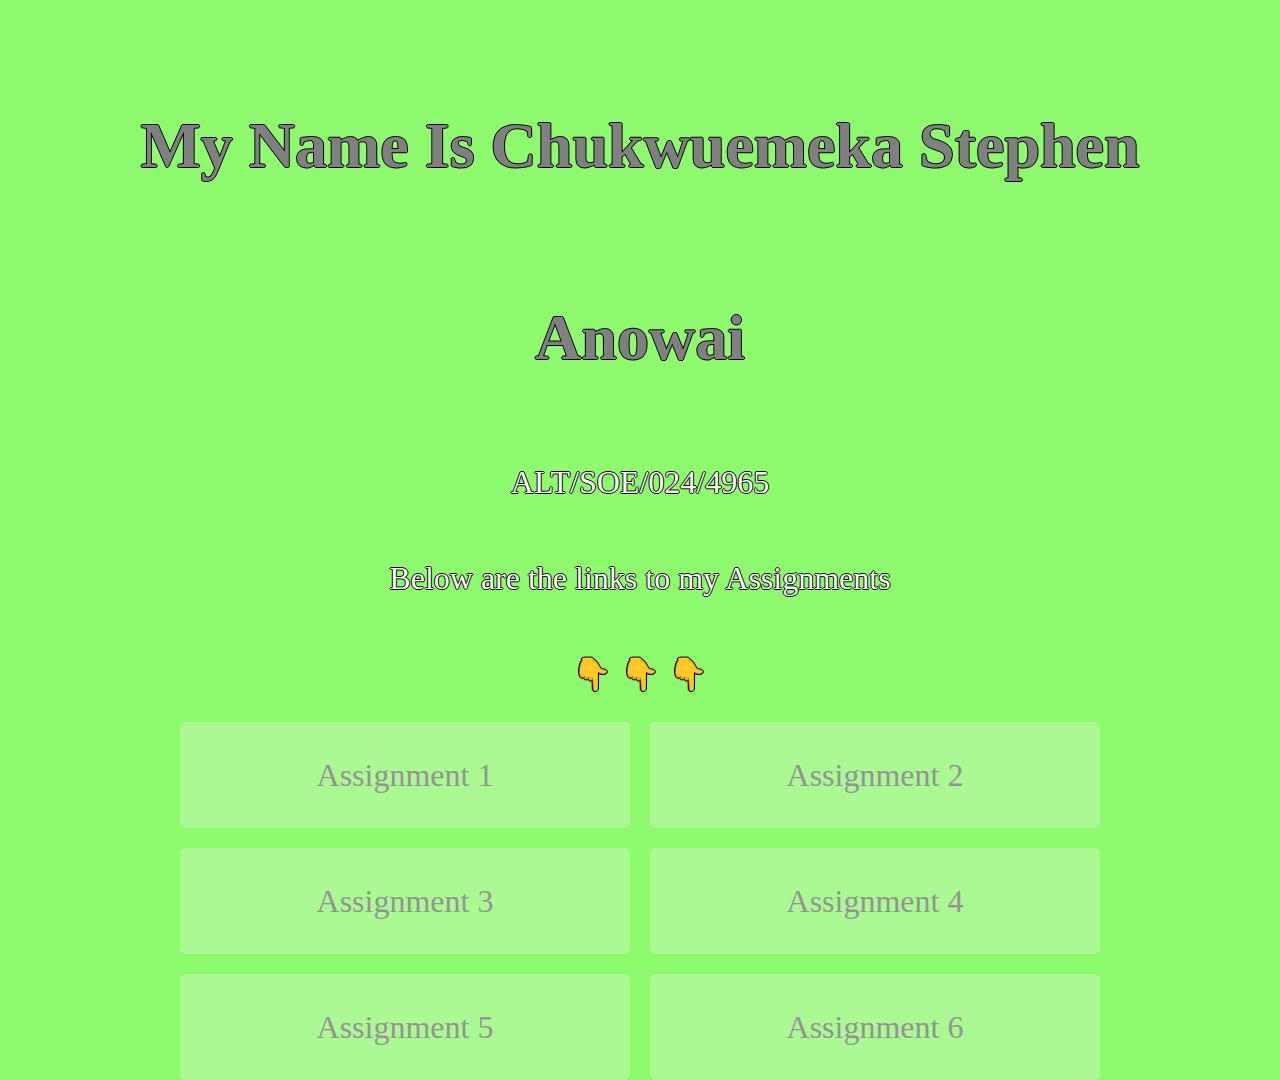
<file: index.html>
<!DOCTYPE html>
<html lang="en">
  <head>
    <meta charset="UTF-8" />
    <meta name="viewport" content="width=device-width, initial-scale=1.0" />
    <link rel="preconnect" href="https://fonts.googleapis.com" />
    <link rel="preconnect" href="https://fonts.gstatic.com" crossorigin />
    <link
      href="https://fonts.googleapis.com/css2?family=Bona+Nova+SC:ital,wght@0,400;0,700;1,400&family=Lato:ital,wght@0,100;0,300;0,400;0,700;0,900;1,100;1,300;1,400;1,700;1,900&family=Lexend+Giga:wght@100..900&family=Smooch+Sans:wght@100..900&family=Tilt+Neon&display=swap"
      rel="stylesheet"
    />
    <title>My Assignment</title>
    <style type="text/css">
      * {
        margin: 0;
        padding: 0;
        box-sizing: border-box;
      }
      body {
        display: flex;
        justify-content: center;
        width: 100vw;
        height: 100vh;
        padding: 10px;
        font-size: clamp(1.3rem, 2.5vw, 2.4rem);
        line-height: 3;
        background-color: rgb(142, 250, 109);
        .tilt-neon-uniquifier {
        font-family: "Tilt Neon", serif;
        font-optical-sizing: auto;
        font-weight: 400;
        font-style: normal;
        font-variation-settings: "XROT" 0, "YROT" 0;
        }
      }
      main {
        border-radius: 10px;
        width: 100%;
        height: auto;
        text-align: center;
        padding: 40px;
      }
      h1 {
        font-weight: 700;
        color: grey;
        text-shadow: -1px 0 black, 0 1px black, 1px 0 black, 0 -1px black;
      }
      p {
        font-size: 2rem;
        color: rgb(254, 253, 253);
        font-weight: 200;
        text-shadow: -1px 0 black, 0 1px black, 1px 0 black, 0 -1px black;
      }
      ul {
        display: grid;
        grid-template-columns: repeat(auto-fit, 450px);
        gap: 20px;
        justify-content: center;
      }
      ul li {
        list-style-type: none;
        display: inline-block;
        background-color: rgba(219, 247, 211, 0.382);
        padding: 5px;
        border-radius: 5px;
      }
      ul li:hover {
        border: 1px dashed rgb(160, 160, 160);
        box-shadow: 0 0 5px grey;
      }
      ul li a {
        color: rgb(148, 148, 148);
        text-decoration: none;
      }
    </style>
  </head>
  <body>
    <main>
      <h1>My Name Is <Span>Chukwuemeka Stephen Anowai</Span></h1>
      <p>ALT/SOE/024/4965</p>
      <p>Below are the links to my Assignments</p>
      <p>&#128071; &#128071; &#128071;</p>
      <ul>
        <li><a href="Assignment-1/index.html">Assignment 1</a></li>
        <li><a href="Assignment-2/index.html">Assignment 2</a></li>
        <li><a href="Assignment-3/index.html">Assignment 3</a></li>
        <li><a href="Assignment-4/index.html">Assignment 4</a></li>
        <li><a href="Assignment-5/index.html">Assignment 5</a></li>
        <li><a href="Assignment-6/index.html">Assignment 6</a></li>
      </ul>
    </main>
  </body>
</html>
</file>
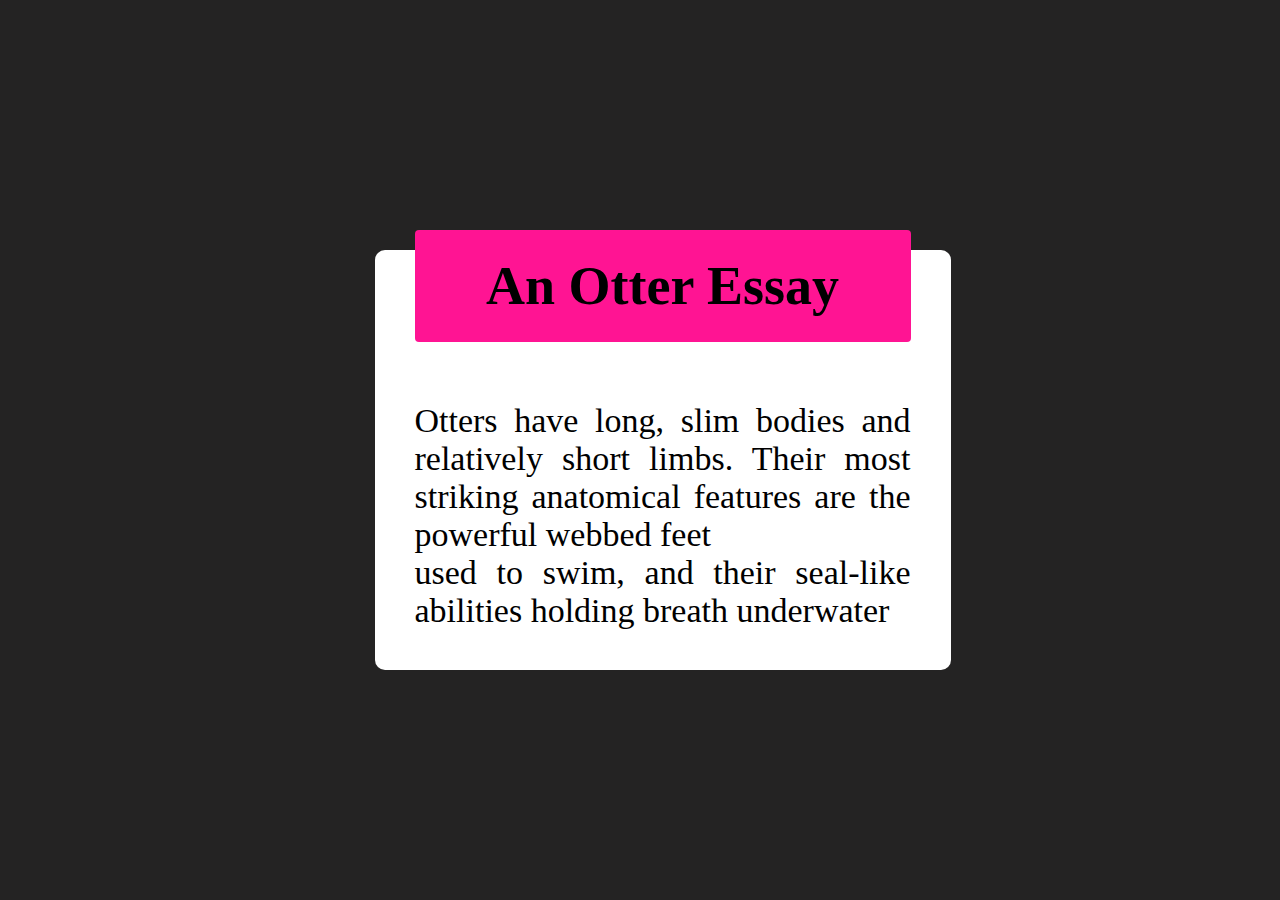
<file: Assignment-1/index.html>
<!DOCTYPE html>
<html lang="en">
  <head>
    <meta charset="UTF-8" />
    <meta name="viewport" content="width=device-width, initial-scale=1.0" />
    <link rel="stylesheet" href="index.css" />
    <title>An Otter Essay</title>
  </head>
  <body>
    <main>
      <article>
        <h1>An Otter Essay</h1>
        <p>
          Otters have long, slim bodies and relatively short limbs. Their most
          striking anatomical features are the powerful webbed feet<br />used to
          swim, and their seal-like abilities holding breath underwater
        </p>
      </article>
    </main>
  </body>
</html>
</file>
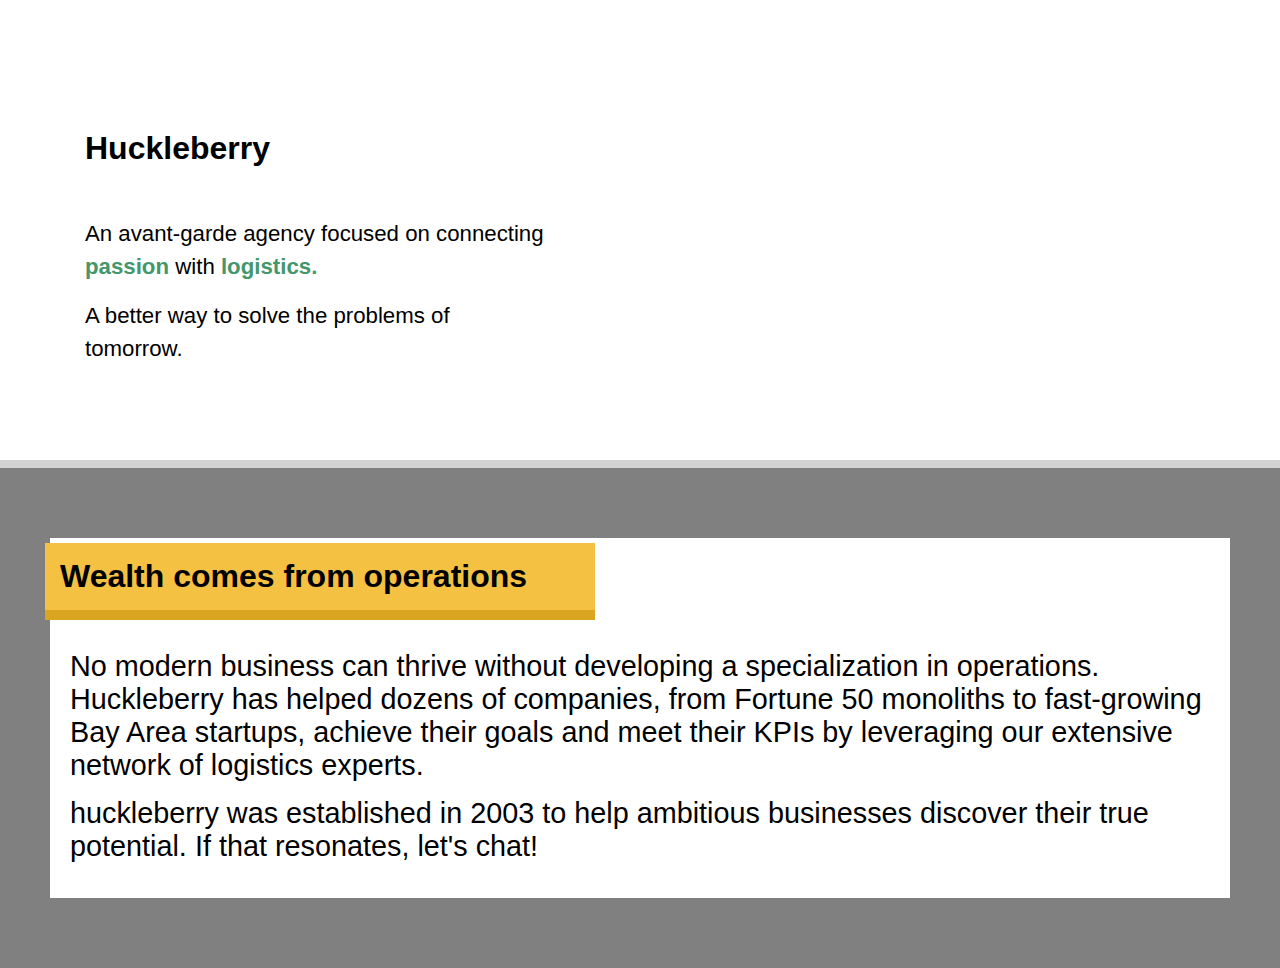
<file: Assignment-2/index.html>
<!DOCTYPE html>
<html lang="en">
  <head>
    <meta charset="UTF-8" />
    <meta name="viewport" content="width=device-width, initial-scale=1.0" />
    <link rel="stylesheet" href="index.css" />
    <title>Huckleberry</title>
  </head>
  <body>
    <section class="sect-1">
      <article>
        <div class="header">
          <h1>Huckleberry</h1>
          <p>
            An avant-garde agency focused on connecting
            <span>passion</span> with <span>logistics.</span>
          </p>
          <p>A better way to solve the problems of tomorrow.</p>
        </div>
      </article>
    </section>
    <section class="sect-2">
      <article>
        <h1>Wealth comes from operations</h1>
        <p>
          No modern business can thrive without developing a specialization in
          operations. Huckleberry has helped dozens of companies, from Fortune
          50 monoliths to fast-growing Bay Area startups, achieve their goals
          and meet their KPIs by leveraging our extensive network of logistics
          experts.
        </p>
        <p>
          huckleberry was established in 2003 to help ambitious businesses
          discover their true potential. If that resonates, let's chat!
        </p>
      </article>
    </section>
  </body>
</html>
</file>
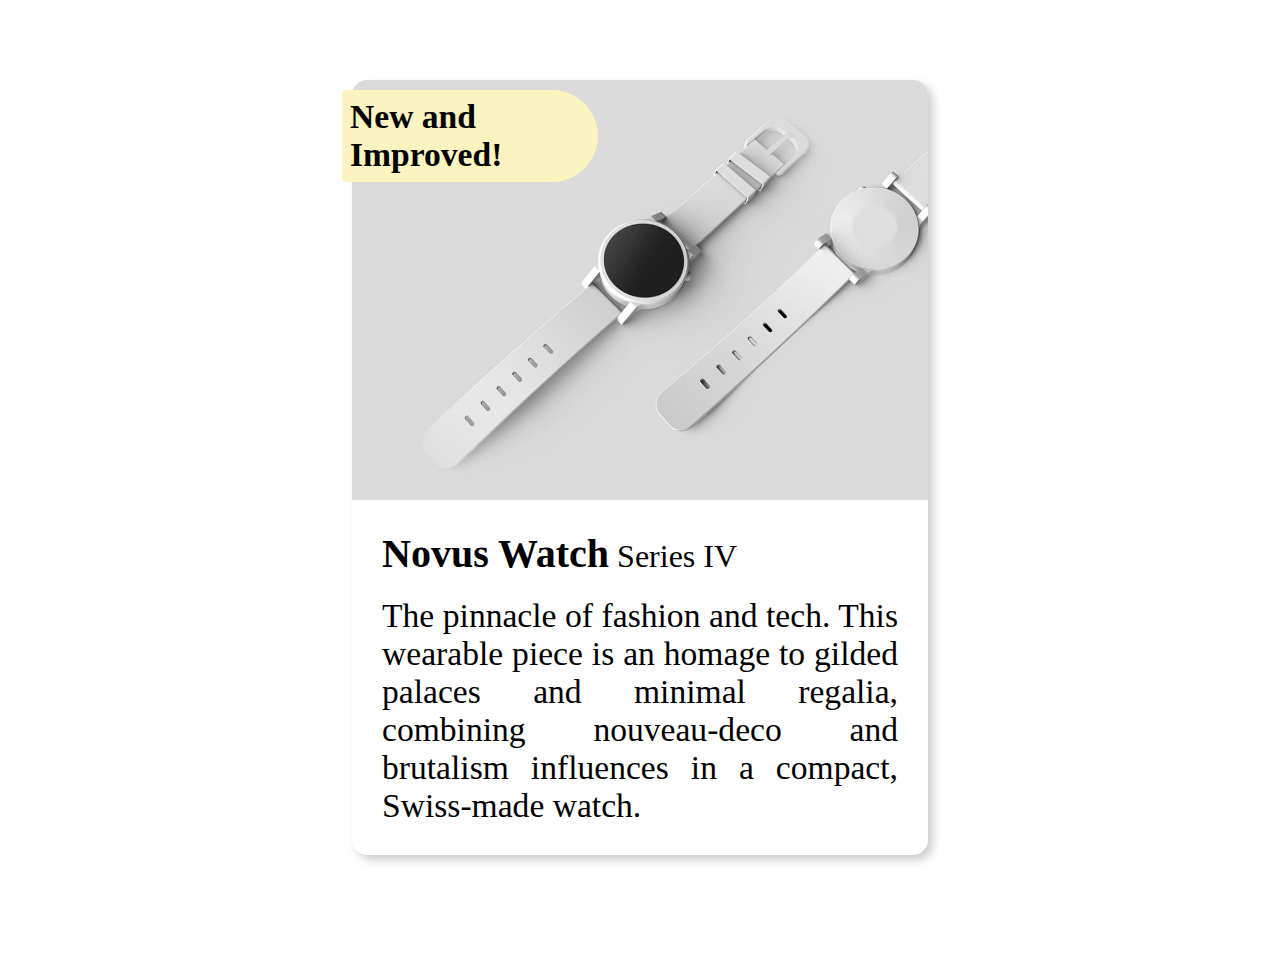
<file: Assignment-3/index.html>
<!DOCTYPE html>
<html lang="en">
  <head>
    <meta charset="UTF-8" />
    <meta name="viewport" content="width=device-width, initial-scale=1.0" />
    <link rel="stylesheet" href="index.css">
    <title>Novus Watch</title>
  </head>
  <body>
    <main>
      <article>
        <section id="Novus-Watch">
          <h2>New and Improved!</h2>
        </section>
        <section id="content">
          <h1><span>Novus Watch</span> Series IV</h1>
          <p>
            The pinnacle of fashion and tech. This wearable piece is an homage
            to gilded palaces and minimal regalia, combining nouveau-deco and
            brutalism influences in a compact, Swiss-made watch.
          </p>
        </section>
      </article>
    </main>
  </body>
</html>
</file>
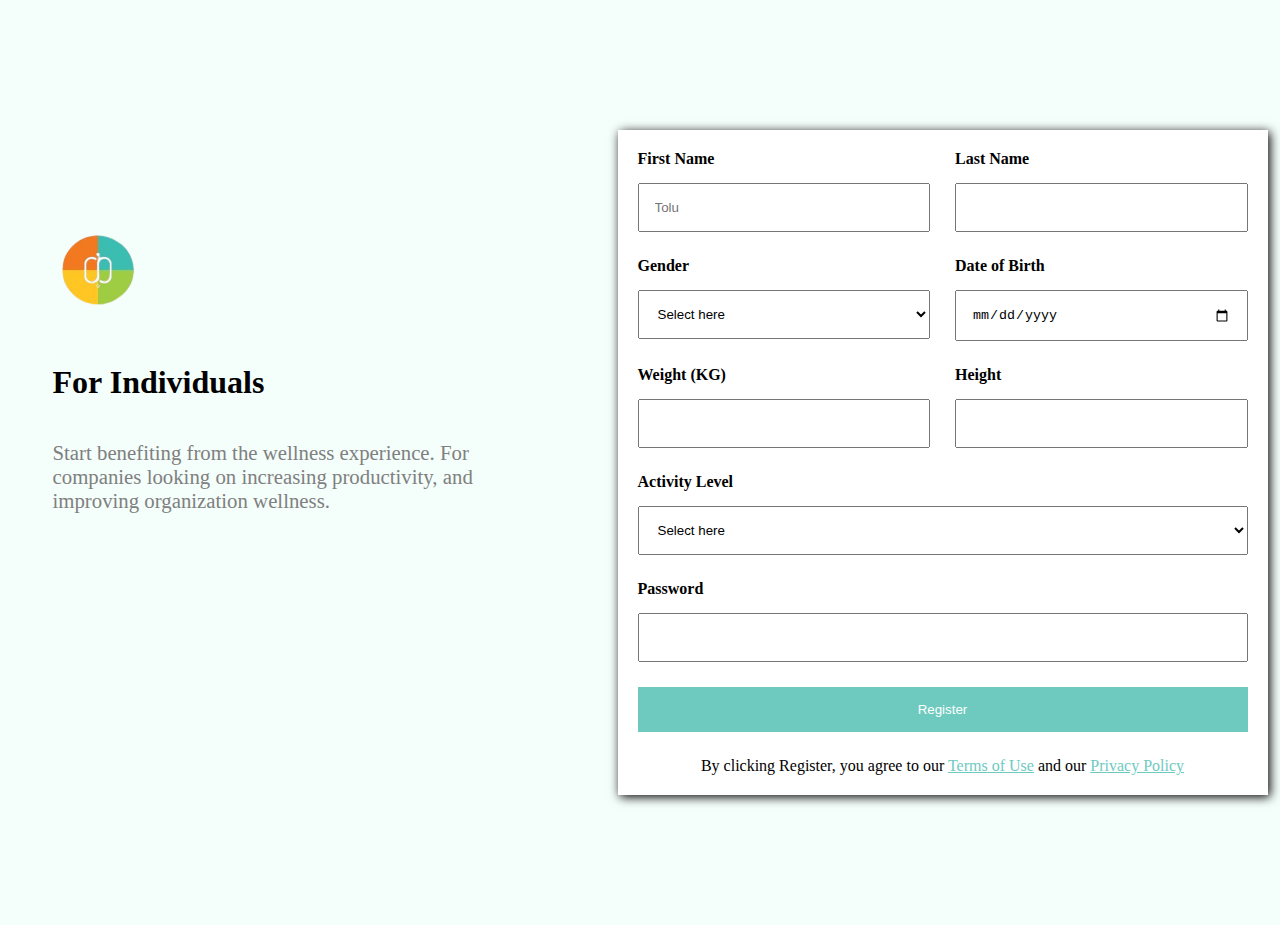
<file: Assignment-4/index.html>
<!DOCTYPE html>
<html lang="en">
  <head>
    <meta charset="UTF-8" />
    <meta name="viewport" content="width=device-width, initial-scale=1.0" />
    <link rel="stylesheet" href="index.css" />
    <title>Figma Design</title>
  </head>
  <body>
    <main>
      <!-- memo section -->
      <section class="memo">
        <div>
          <img
          src="Assets/Images/WhatsApp_Image_2025-01-13_at_00.04.52-removebg-preview.png"
        />
        <h1>For Individuals</h1>
        <p>
          <!-- for desktop interface -->
          Start benefiting from the wellness experience. For companies looking
          on increasing productivity, and improving organization wellness.
        </p>
        <p>
          <!-- for mobile interface -->
          Inspiring wholesome harmony for the mind, body and spirit, for
          everyone, everywhere.
        </p>
        </div>
      </section>
      <!-- form section -->
        <section class="form_Section">
          <form action="/submit" method="post">
            <div class="grid-column">
              <label for="FN">First Name</label><br />
              <input type="text" id="FN" placeholder="Tolu" required />
            </div>
            <div class="grid-column">
              <label for="LN">Last Name</label><br />
              <input type="text" id="LN" required />
            </div>
            <div class="grid-column">
              <label for="gender">Gender</label><br />
              <select id="gender">
                <option value="">Select here</option>
                <option value="male">Male</option>
                <option value="female">Female</option>
              </select>
            </div>
            <div class="grid-column">
              <label for="birth">Date of Birth</label><br />
              <input type="date" id="birth" required />
            </div>
            <div class="grid-column">
              <label for="kg">Weight (KG)</label><br />
              <input type="number" id="kg" required />
            </div>
            <div class="grid-column">
              <label for="cm">Height</label><br />
              <input type="number" id="cm" required />
            </div>
            <div class="span">
              <label for="activity">Activity Level</label><br />
              <select id="activity">
                <option value="">Select here</option>
              </select>
            </div>
            <div class="span">
              <label for="password">Password</label><br />
              <input type="password" id="password" required />
            </div>
            <button type="submit">Register</button>
            <p>
              By clicking Register, you agree to our
              <a href="#">Terms of Use</a> and our <a href="#">Privacy Policy</a>
            </p>
          </form>
        </section>
    </main>
  </body>
</html>
</file>
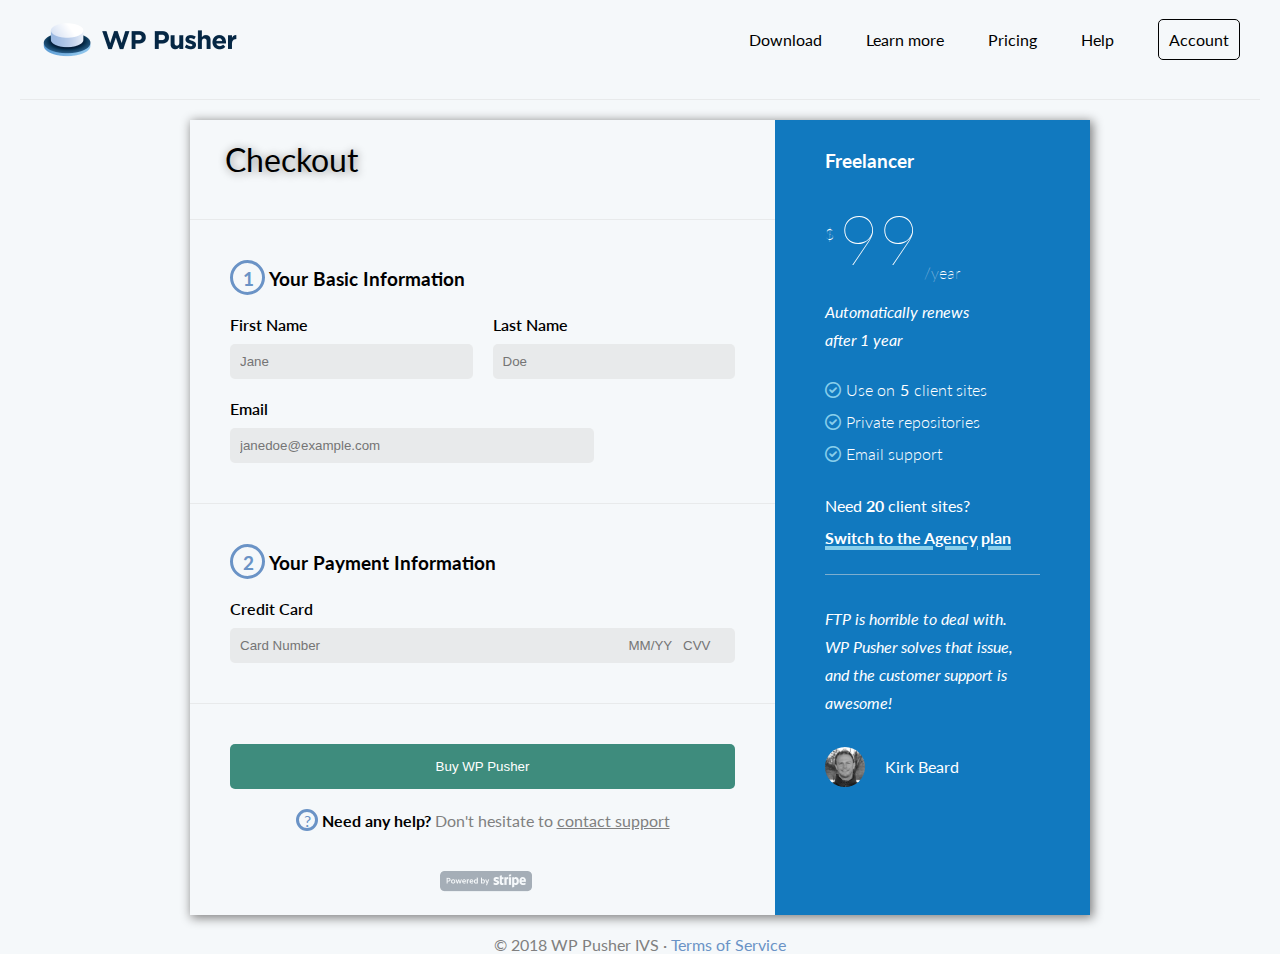
<file: Assignment-5/index.html>
<!DOCTYPE html>
<html lang="en">

<head>
  <meta charset="UTF-8" />
  <meta name="viewport" content="width=device-width, initial-scale=1.0" />
  <link rel="stylesheet" href="index.css" />
  <link href="https://cdnjs.cloudflare.com/ajax/libs/font-awesome/6.0.0/css/all.min.css" rel="stylesheet">
  <link rel="preconnect" href="https://fonts.googleapis.com">
  <link rel="preconnect" href="https://fonts.gstatic.com" crossorigin>
  <link
    href="https://fonts.googleapis.com/css2?family=Lato:ital,wght@0,100;0,300;0,400;0,700;0,900;1,100;1,300;1,400;1,700;1,900&family=Lexend+Giga:wght@100..900&family=Smooch+Sans:wght@100..900&family=Tilt+Neon&display=swap"
    rel="stylesheet">
  <title>Wp Pusher</title>
</head>

<body>
  <header>
    <img src="Assets/Images/wppusher-logo copy.png" alt="Wp Pusher Logo" />
    <nav>
      <ul>
        <li><a href="#">Download</a></li>
        <li><a href="#">Learn more</a></li>
        <li><a href="#">Pricing</a></li>
        <li><a href="#">Help</a></li>
        <li><a class="active" href="#">Account</a></li>
      </ul>
    </nav>
  </header>
  <hr />
  <main>
    <section id="one">
      <div id="check">Checkout</div>
      <hr />
      <div class="space">
        <h3><span>1</span> Your Basic Information</h3>
        <form>
          <div id="grid-container">
            <div class="first">
              <label for="f-name">First Name</label><br />
              <input type="text" id="f-name" placeholder="Jane" required />
            </div>
            <div class="second">
              <label for="l-name">Last Name</label><br />
              <input type="text" id="l-name" placeholder="Doe" required />
            </div>
            <div class="third">
              <label for="email">Email</label><br />
              <input type="email" id="email" placeholder="janedoe@example.com" required />
            </div>
          </div>
      </div>
      <hr />
      <div class="space">
        <h3><span>2</span> Your Payment Information</h3>
        <label for="card-container">Credit Card</label>
        <div id="card-container">
          <div class="fourth">
            <input type="text" id="card-number"
              placeholder="Card Number" /> 
          </div>
          <div class="fifth">
            <input type="text" id="expiry-date" />
          </div>
          <div class="sixth">
            <input type="text" id="cvv" placeholder="              MM/YY   CVV" />
          </div>
        </div>
      </div>
      <hr />
      <div class="space">
        <button type="submit">Buy WP Pusher</button>
        <p class="help"><span class="q-m">?</span> <b>Need any help?</b> Don't hesitate to <u>contact support</u></p>
      </div>
      </form>
      <div class="stripe">
        <img src="Assets/Images/powered_by_stripe.png" alt="" />
      </div>
    </section>
    <section id="two">
      <h3>Freelancer</h3>
      <div class="pricing">
        <p><sup>$</sup>99<sub>/year</sub></p>
        <p><i>Automatically renews<br />after 1 year</i></p>
      </div>
      <div class="benefits">
        <p> <i class="fa-regular fa-circle-check"></i> Use on <b>5</b> client sites</p>
        <p> <i class="fa-regular fa-circle-check"></i> Private repositories</p>
        <p> <i class="fa-regular fa-circle-check"></i> Email support</p>
      </div>
      <div class="option">
        <p> Need <b>20</b> client sites?</p>
        <a href="#"><b>Switch to the Agency plan</b></a>
      </div>
      <hr />
      <div class="testimony">
        <p><i>FTP is horrible to deal with.<br />WP Pusher solves that issue,<br />and the customer support
            is<br />awesome!</i></p>
      </div>
      <div class="author">
        <p><img src="Assets/Images/Bitmap.png" alt="" /> Kirk Beard</p>
      </div>
    </section>
  </main>
  <footer>
    <p>&copy; 2018 WP Pusher IVS &#183 <a href="#">Terms of Service</a></p>
  </footer>
</body>

</html>
</file>
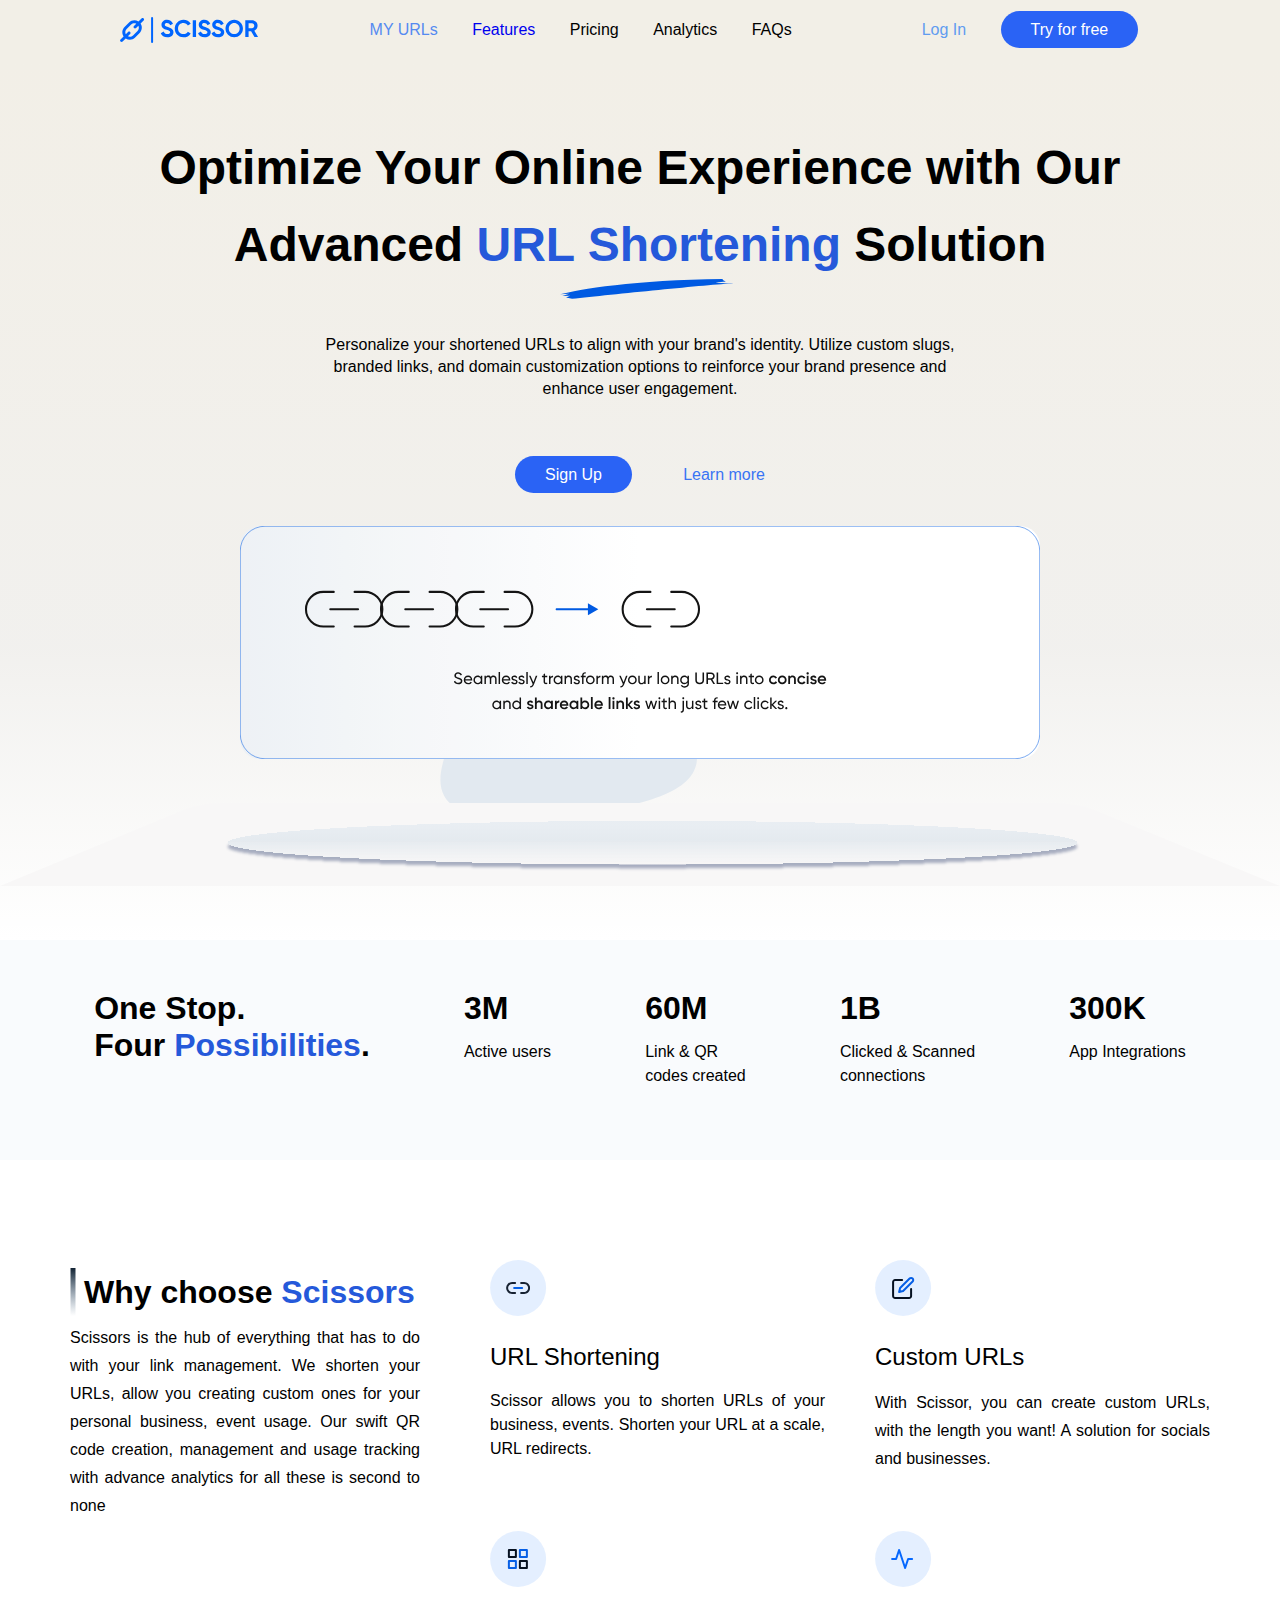
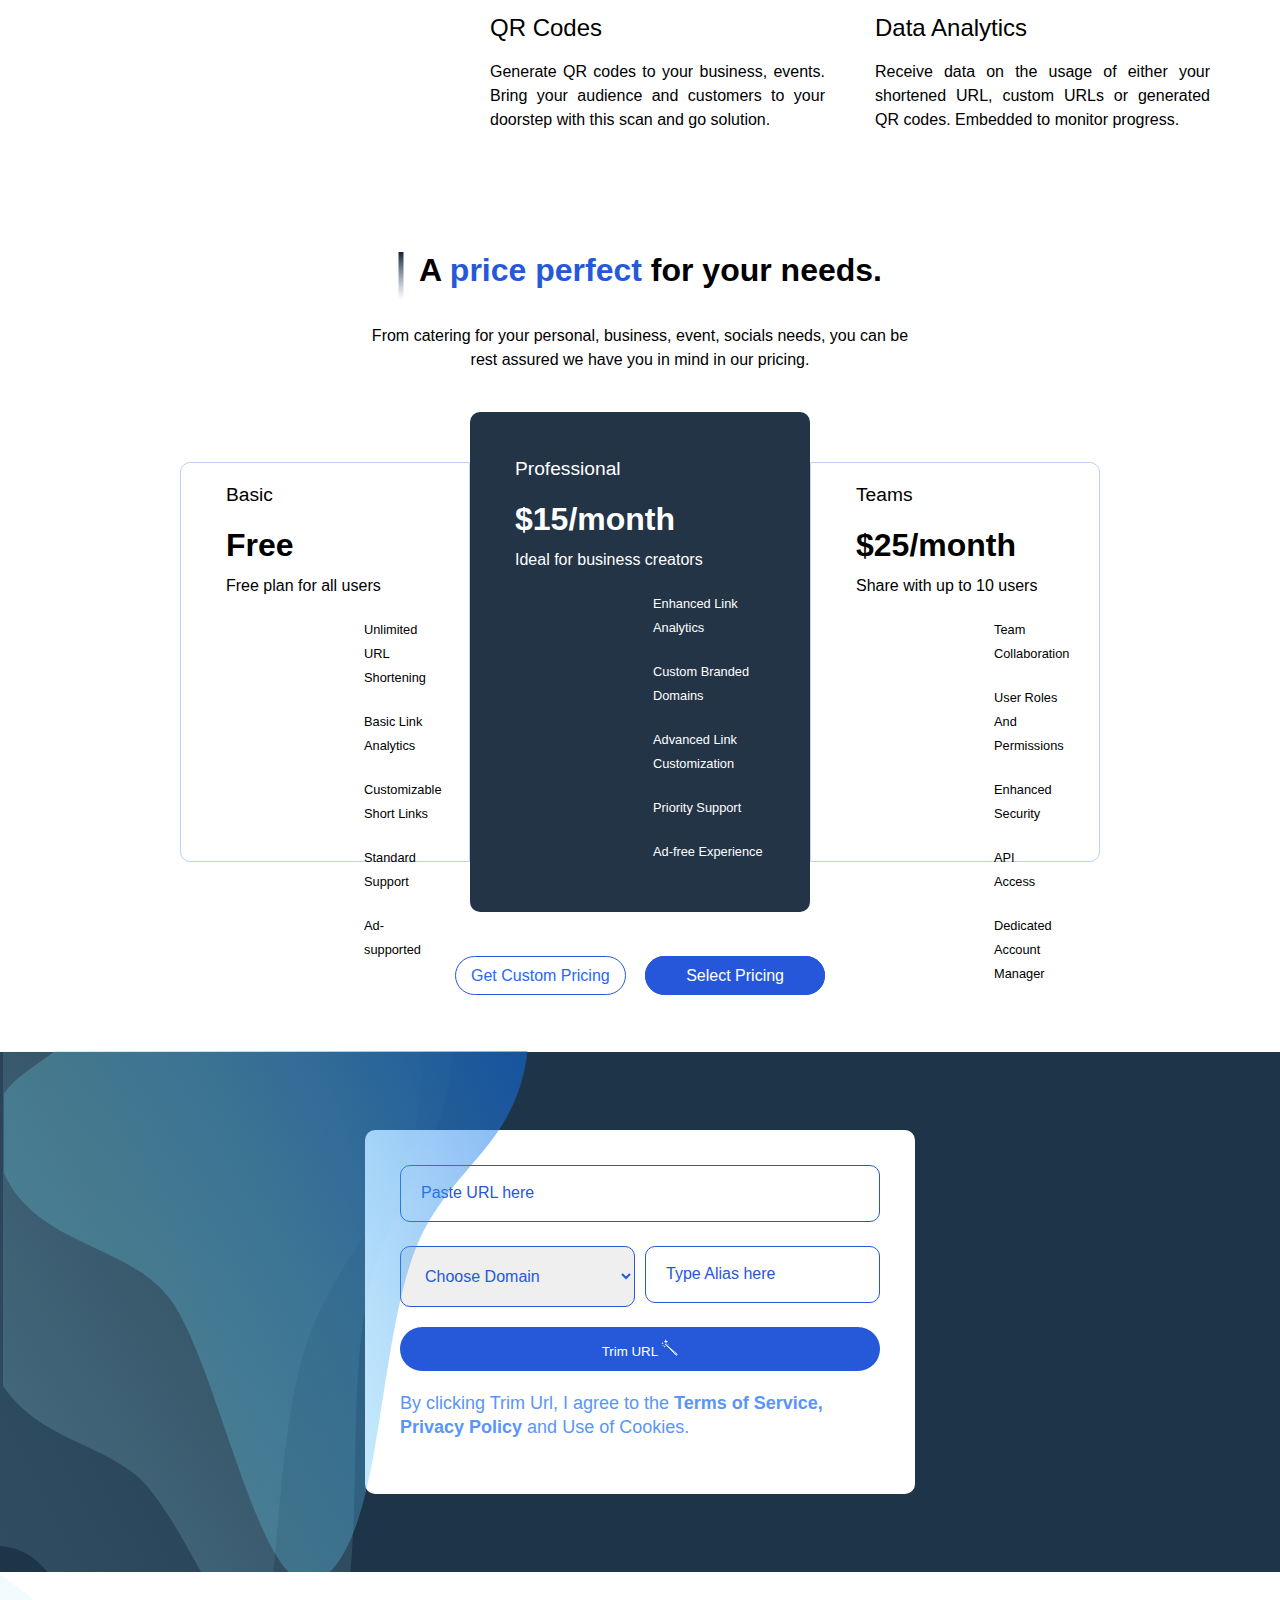
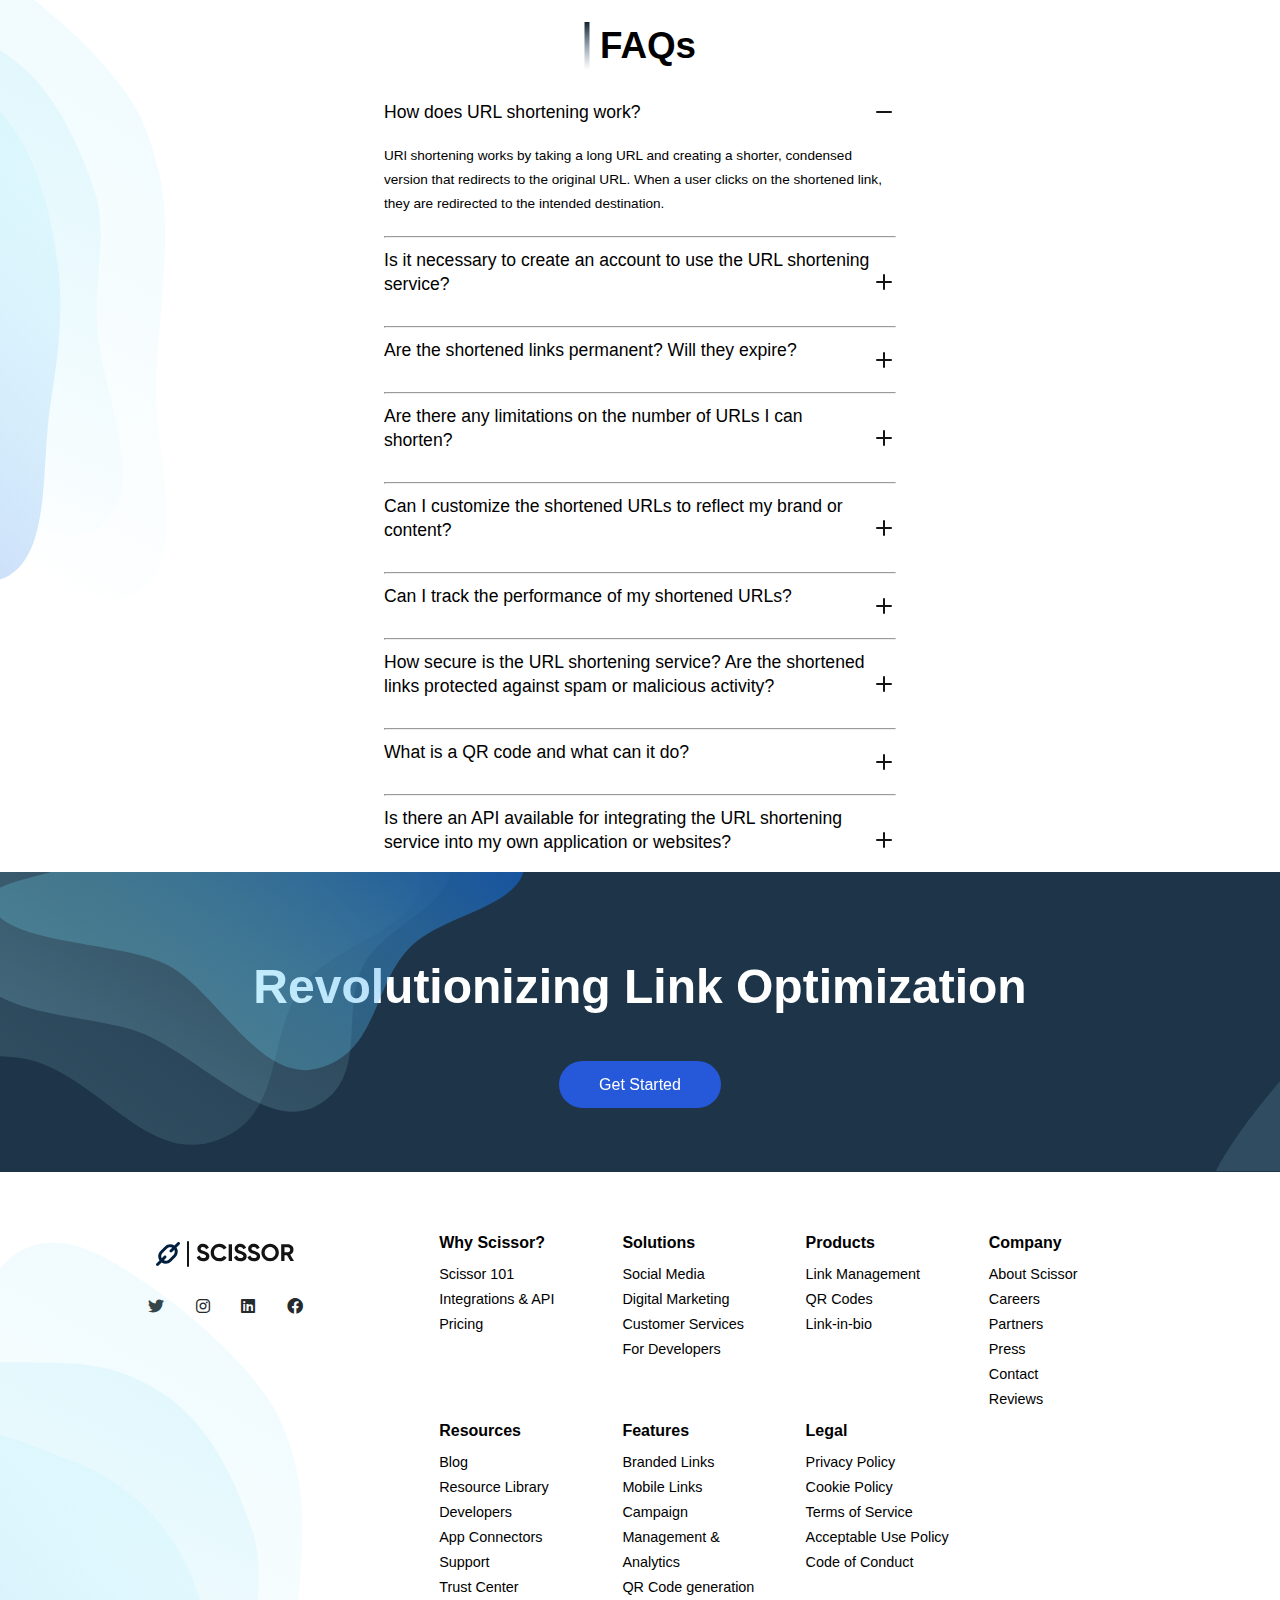
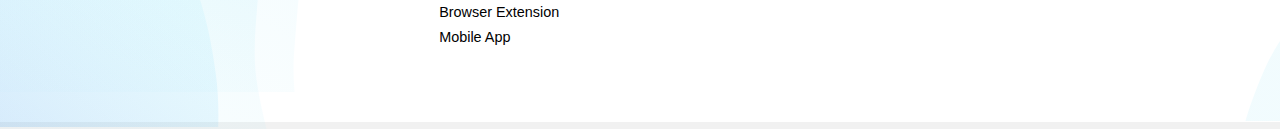
<file: Assignment-6/index.html>
<!DOCTYPE html>
<html lang="en">
  <head>
    <meta charset="UTF-8" />
    <meta name="viewport" content="width=device-width, initial-scale=1.0" />
    <link href="https://cdnjs.cloudflare.com/ajax/libs/font-awesome/6.0.0/css/all.min.css" rel="stylesheet">
    <link
      href="https://fonts.googleapis.com/icon?family=Material+Icons+Outlined"
      rel="stylesheet"
    />
    <link rel="stylesheet" href="index.css" />
    <title>Scissors</title>
  </head>
  <body>
    <section class="hero-section">
      <header>
        <img src="Assets/SVG/Logo.svg" alt="logo" />
        <nav id="navbar">
          <ul class="nav__list">
            <li class="list-items">
              <a style="color: rgb(85, 138, 241); font-weight: 300" href="#"
                >MY URLs</a
              >
            </li>
            <li class="list-items" id="drop">
              <a href="#">Features</a>
              <ul class="dropdown_menu">
                <li class="menuitems"><a href="#">Feature 1</a></li>
                <li class="menuitems"><a href="#">Feature 2</a></li>
              </ul>
            </li>
            <li class="list-items">
              <a style="color: black; font-weight: 100" href="#">Pricing</a>
            </li>
            <li class="list-items">
              <a style="color: black; font-weight: 100" href="#">Analytics</a>
            </li>
            <li class="list-items">
              <a style="color: black; font-weight: 100" href="#">FAQs</a>
            </li>
          </ul>
          <ul class="nav__list">
            <li class="list-items">
              <a style="color: rgb(97, 156, 240); font-weight: 100" href="#"
                >Log In</a
              >
            </li>
            <li class="list-items">
              <a
                style="
                  color: white;
                  font-weight: 100;
                  background-color: rgb(42, 99, 245);
                  border-radius: 30px;
                  padding: 10px 30px;
                "
                href="#"
                >Try for free
              </a>
            </li>
          </ul>
        </nav>
      </header>
      <h1>
        Optimize Your Online Experience with Our<br />
        Advanced
        <span
          >URL Shortening
          <img src="Assets/SVG/URL Shortening- Hero Section.svg" alt="line" />
        </span>
        Solution
      </h1>
      <p>
        Personalize your shortened URLs to align with your brand's identity.
        Utilize custom slugs, branded links, and domain customization options to
        reinforce your brand presence and enhance user engagement.
      </p>
      <div class="C-T-A">
        <div class="signup">
          <a href="#">Sign Up</a>
        </div>
        <div class="learn-more">
          <a href="#">Learn more</a>
        </div>
      </div>
      <div class="relative">
        <img src="Assets/SVG/Vector 2.svg" alt="image" height="270" />
      </div>
      <div class="frame">
        <img src="Assets/SVG/Frame 29546.svg" alt="image" width="800" />
        <img src="Assets/SVG/Group 3.svg" alt="image" width="100%" />
      </div>
    </section>
    <section class="features">
      <div class="one-stop">
        <h2>One Stop.<br />Four <span>Possibilities</span>.</h2>
      </div>
      <div class="possibilities">
        <p>3M</p>
        <p>Active users</p>
      </div>
      <div class="possibilities">
        <p>60M</p>
        <p>Link & QR<br />codes created</p>
      </div>
      <div class="possibilities">
        <p>1B</p>
        <p>Clicked & Scanned<br />connections</p>
      </div>
      <div class="possibilities">
        <p>300K</p>
        <p>App Integrations</p>
      </div>
    </section>
    <section class="advantages">
      <div class="why">
        <div class="scissor">
          <img src="./Assets/SVG/Line 70.svg" alt="line" />
          <h2>
            Why choose
            <span>Scissors</span>
          </h2>
        </div>
        <p>
          Scissors is the hub of everything that has to do with your link
          management. We shorten your URLs, allow you creating custom ones for
          your personal business, event usage. Our swift QR code creation,
          management and usage tracking with advance analytics for all these is
          second to none
        </p>
      </div>
      <div class="four_reasons">
        <div class="reasons">
          <img src="./Assets/SVG/Group 6.svg" alt="URL shortening" />
          <p>URL Shortening</p>
          <p>
            Scissor allows you to shorten URLs of your business, events. Shorten
            your URL at a scale, URL redirects.
          </p>
        </div>
        <div class="reasons">
          <img src="./Assets/SVG/Custom URLs.svg" alt="Custom URLs" />
          <p>Custom URLs</p>
          With Scissor, you can create custom URLs, with the length you want! A
          solution for socials and businesses.
        </div>
        <div class="reasons">
          <img src="./Assets/SVG/QR Codes.svg" alt="QR Codes" />
          <p>QR Codes</p>
          <p>
            Generate QR codes to your business, events. Bring your audience and
            customers to your doorstep with this scan and go solution.
          </p>
        </div>
        <div class="reasons">
          <img src="./Assets/SVG/Data Analytics.svg" alt="Data analytics" />
          <p>Data Analytics</p>
          <p>
            Receive data on the usage of either your shortened URL, custom URLs
            or generated QR codes. Embedded to monitor progress.
          </p>
        </div>
      </div>
    </section>
    <section class="price">
      <div class="perfect-price">
        <div>
          <img src="./Assets/SVG/Line 70.svg" alt="Line 70" />
        </div>
        <div>
          <h2>A <span>price perfect</span> for your needs.</h2>
        </div>
      </div>
      <p class="price-p">
        From catering for your personal, business, event, socials needs, you can
        be rest assured we have you in mind in our pricing.
      </p>
      <div class="tiers">
        <div class="left-edge">
          <p>Basic</p>
          <h2>Free</h2>
          <p>Free plan for all users</p>
          <p>
            <span class="material-icons-outlined">task_alt</span>Unlimited URL
            Shortening
          </p>
          <p>
            <span class="material-icons-outlined">task_alt</span>Basic Link
            Analytics
          </p>
          <p>
            <span class="material-icons-outlined">task_alt</span>Customizable
            Short Links
          </p>
          <p>
            <span class="material-icons-outlined">task_alt</span>Standard
            Support
          </p>
          <p>
            <span class="material-icons-outlined">task_alt</span>Ad-supported
          </p>
        </div>
        <div class="middle">
          <p>Professional</p>
          <h2>$15/month</h2>
          <p>Ideal for business creators</p>
          <p>
            <span class="material-icons-outlined">task_alt</span>Enhanced Link
            Analytics
          </p>
          <p>
            <span class="material-icons-outlined">task_alt</span>Custom Branded
            Domains
          </p>
          <p>
            <span class="material-icons-outlined">task_alt</span>Advanced Link
            Customization
          </p>
          <p>
            <span class="material-icons-outlined">task_alt</span>Priority
            Support
          </p>
          <p>
            <span class="material-icons-outlined">task_alt</span>Ad-free
            Experience
          </p>
        </div>
        <div class="right-edge">
          <p>Teams</p>
          <h2>$25/month</h2>
          <p>Share with up to 10 users</p>
          <p>
            <span class="material-icons-outlined">task_alt</span>Team
            Collaboration
          </p>
          <p>
            <span class="material-icons-outlined">task_alt</span>User Roles And
            Permissions
          </p>
          <p>
            <span class="material-icons-outlined">task_alt</span>Enhanced
            Security
          </p>
          <p><span class="material-icons-outlined">task_alt</span>API Access</p>
          <p>
            <span class="material-icons-outlined">task_alt</span>Dedicated
            Account Manager
          </p>
        </div>
      </div>
      <div class="flex-price">
        <div class="custom"><a href="#">Get Custom Pricing</a></div>
        <div class="select"><a href="#">Select Pricing</a></div>
      </div>
    </section>
    <section class="trim-url">
      <img class="F0" src="./Assets/SVG/Form-left/Vector.svg" alt=""><img class="F1" src="./Assets/SVG/Form-left/Vector (1).svg" alt=""><img class="F2" src="./Assets/SVG/Form-left/Vector (2).svg" alt="">
      <form>
        <div class="url">
          <input type="text" name="url" placeholder="Paste URL here" />
        </div>
        <div class="domain">
          <select>
            <option value="#">Choose Domain</option>
            "
          </select>
        </div>
        <div class="alias¬ø">
          <input type="text" name="alias" placeholder="Type Alias here" />
        </div>
        <button type="submit">
          Trim URL <img src="./Assets/SVG/magic wand.svg" alt="Magic wand" />
        </button>
        <p>
          By clicking Trim Url, I agree to the
          <a href="#">Terms of Service,</a> <a href="#">Privacy Policy</a> and
          Use of Cookies.
        </p>
      </form>
      <img class="V-1" src="./Assets/SVG/Form-right/Vector.svg" alt=""><img class="V-2" src="./Assets/SVG/Form-right/Vector (1).svg" alt="">
    </section>
    <section class="FAQs">
      <img class="faq-l" src="./Assets/SVG/FAQs-L/Vector.svg" alt=""><img class="faq-l1" src="./Assets/SVG/FAQs-L/Vector (1).svg" alt=""><img class="faq-l2" src="./Assets/SVG/FAQs-L/Vector (2).svg" alt="">
      <div class="F_heading">
        <img src="./Assets/SVG/Line 70.svg" alt="Line 70" />
        <h2>FAQs</h2>
      </div>
      <div class="questions">
        <div class="f-question">
          <div class="q-1"><p>How does URL shortening work?</p></div>
          <div class="minus">
            <img src="./Assets/SVG/minus.svg" alt="minus" />
          </div>
        </div>
        <div class="reply">
          <p>
            URl shortening works by taking a long URL and creating a shorter,
            condensed version that redirects to the original URL. When a user
            clicks on the shortened link, they are redirected to the intended
            destination.
          </p>
        </div>
        <hr />
        <div class="Qstn">
          <p>
            Is it necessary to create an account to use the URL shortening
            service?
          </p>
          <img src="./Assets/SVG/plus.svg" alt="plus" />
        </div>
        <hr />
        <div class="Qstn">
          <p>Are the shortened links permanent? Will they expire?</p>
          <img src="./Assets/SVG/plus.svg" alt="plus" />
        </div>
        <hr />
        <div class="Qstn">
          <p>Are there any limitations on the number of URLs I can shorten?</p>
          <img src="./Assets/SVG/plus.svg" alt="plus" />
        </div>
        <hr />
        <div class="Qstn">
          <p>
            Can I customize the shortened URLs to reflect my brand or content?
          </p>
          <img src="./Assets/SVG/plus.svg" alt="plus" />
        </div>
        <hr />
        <div class="Qstn">
          <p>Can I track the performance of my shortened URLs?</p>
          <img src="./Assets/SVG/plus.svg" alt="plus" />
        </div>
        <hr />
        <div class="Qstn">
          <p>
            How secure is the URL shortening service? Are the shortened links
            protected against spam or malicious activity?
          </p>
          <img src="./Assets/SVG/plus.svg" alt="plus" />
        </div>
        <hr />
        <div class="Qstn">
          <p>What is a QR code and what can it do?</p>
          <img src="./Assets/SVG/plus.svg" alt="plus" />
        </div>
        <hr />
        <div class="Qstn">
          <p>
            Is there an API available for integrating the URL shortening service
            into my own application or websites?
          </p>
          <img src="./Assets/SVG/plus.svg" alt="plus" />
        </div>
        <hr />
      </div>
      <img class="faq-r" src="./Assets/SVG/FAQS-R/Vector.svg" alt=""><img class="faq-r1" src="./Assets/SVG/FAQS-R/Vector (1).svg" alt=""><img class="faq-r2" src="./Assets/SVG/FAQS-R/Vector (2).svg" alt="">
    </section>
    <section class="R-L-O">
      <div class="absolute">
        <img class="l-v1" src="./Assets/SVG/RLO-Left/Vector (1).svg" alt=""><img class="l-v2" src="./Assets/SVG/RLO-Left/Vector (2).svg" alt=""><img class="l-v0" src="./Assets/SVG/RLO-Left/Vector.svg" alt="">
      </div>
      <h1>Revolutionizing Link Optimization</h1>
      <a href="#">Get Started</a>
      <img class="r-v1" src="./Assets/SVG/RLO-Right/Vector (2).svg" alt=""><img class="r-v2" src="./Assets/SVG/RLO-Right/Vector (1).svg" alt=""><img class="r-v0" src="./Assets/SVG/RLO-Right/Vector.svg" alt="">
    </section>
    <footer>
      <img
        class="image_f1"
        src="./Assets/SVG/Footer-Left/Vector (8).svg"
        alt=""
      /><img
        class="image_f2"
        src="./Assets/SVG/Footer-Left/Vector (7).svg"
        alt=""
      /><img
        class="image_f3"
        src="./Assets/SVG/Footer-Left/Vector (6).svg"
        alt=""
      />
      <div class="foot-scissor">
        <div class="socials">
          <img src="./Assets/SVG/Logo (1).svg" alt="logo" />
          <ul class="media">
            <li><a href="https://x.com/St_Chuka"><i class="fa-brands fa-twitter"></i></a></i></li>
            <li><a href="https://www.instagram.com/even_ekka/profilecard/?igsh=MWlxOXppc3NucHYwMA=="><i class="fa-brands fa-instagram"></i></a></i></li>
            <li><a href="https://www.linkedin.com/in/chukwuemeka-anowai-084768332?utm_source=share&utm_campaign=share_via&utm_content=profile&utm_medium=android_app"><i class="fa-brands fa-linkedin"></i></a></li>
            <li><a href="https://www.facebook.com/profile.php?id=100092276573122&mibextid=ZbWKwL"><i class="fa-brands fa-facebook"></i></a></li>
          </ul>
        </div>
        <div class="extra">
          <div class="more_info">
            <h4>Why Scissor?</h4>
            <p>Scissor 101</p>
            <p>Integrations & API</p>
            <p>Pricing</p>
          </div>
          <div class="more_info">
            <h4>Solutions</h4>
            <p>Social Media</p>
            <p>Digital Marketing</p>
            <p>Customer Services</p>
            <p>For Developers</p>
          </div>
          <div class="more_info">
            <h4>Products</h4>
            <p>Link Management</p>
            <p>QR Codes</p>
            <p>Link-in-bio</p>
          </div>
          <div class="more_info">
            <h4>Company</h4>
            <p>About Scissor</p>
            <p>Careers</p>
            <p>Partners</p>
            <p>Press</p>
            <p>Contact</p>
            <p>Reviews</p>
          </div>
          <div class="more_info">
            <h4>Resources</h4>
            <p>Blog</p>
            <p>Resource Library</p>
            <p>Developers</p>
            <p>App Connectors</p>
            <p>Support</p>
            <p>Trust Center</p>
            <p>Browser Extension</p>
            <p>Mobile App</p>
          </div>
          <div class="more_info">
            <h4>Features</h4>
            <p>Branded Links</p>
            <p>Mobile Links</p>
            <p>Campaign</p>
            <p>Management &</p>
            <p>Analytics</p>
            <p>QR Code generation</p>
          </div>
          <div class="more_info">
            <h4>Legal</h4>
            <p>Privacy Policy</p>
            <p>Cookie Policy</p>
            <p>Terms of Service</p>
            <p>Acceptable Use Policy</p>
            <p>Code of Conduct</p>
          </div>
        </div>
      </div>
      <img
        class="image_f4"
        src="./Assets/SVG/Footer-Right/Vector (3).svg"
        alt=""
      /><img
        class="image_f5"
        src="./Assets/SVG/Footer-Right/Vector (4).svg"
        alt=""
      /><img
        class="image_f6"
        src="./Assets/SVG/Footer-Right/Vector (5).svg"
        alt=""
      />
      <p class="TOS">Terms of Service | Security | Scissor 2023</p>
    </footer>
  </body>
</html>
</file>
<file: Assignment-1/index.css>
* {
    margin: 0;
    padding: 0;
    box-sizing: border-box;
}
main {
  background-color: rgb(36, 35, 35);
  width: 100vw;
  height: 100vh;
  padding-top: 70px;
  padding-left: 45px;
 
}
article {
    background-color: white;
    margin: 180px auto;
    max-width: 45vw;
    height: auto;
    padding: 40px;
    text-align: justify;
    border-radius: 10px;
}
h1 {
    background-color: deeppink;
    padding: 25px;
    font-size: 54px;
    text-align: center;
    position: relative;
    bottom: 60px;
    border-radius: 4px;
}
p {
    font-size: 34px;
}
</file>
<file: Assignment-2/index.css>
* {
  margin: 0;
  padding: 0;
  box-sizing: border-box;
}
body {
  font-family: "Segoe UI", Tahoma, Geneva, Verdana, sans-serif;
  width: 100%;
  overflow-x: hidden;
}
.sect-1 {
  background-color: white;
  width: 100%;
  min-height: 50vh;
  border-bottom: 8px solid lightgrey;
}
.sect-1 span {
  color: rgb(67, 151, 106);
  font-weight: 700;
}
.header {
  max-width: 1180px;
  margin: auto;
  /* width: 100%; */
}
.header p:nth-of-type(1) {
  max-width: 540px;
}
.header p:nth-of-type(2) {
  max-width: 420px;
}
.sect-2 {
  background-color: grey;
  width: 100%;
  min-height: 50vh;
  padding: 70px 0;
}
.sect-2 article {
  background-color: white;
  padding: 20px;
  max-width: 1180px;
  margin: auto;
}
.sect-2 article h1 {
  background-color: rgb(245, 193, 66);
  border-bottom: 10px solid goldenrod;
  position: relative;
  top: -15px;
  left: -25px;
}
.sect-2 article p {
  font-size: clamp(1rem, 5.8vw, 2rem);
}
@media (min-width: 320px) {
  /* Adjustments for mobile screens */
  .header {
    padding: 80px 35px;
  }
  .header h1 {
    font-size: 2rem;
    margin: 50px 0;
  }
  .header p {
    font-size: 1.39rem;
    line-height: 1.5;
    margin: 15px 0;
  }
  .sect-2 article h1 {
    padding: 15px;
    font-size: 2rem;
    max-width: 420px;
  }
  .sect-2 article p {
    font-size: 1.5rem;
    margin: 15px 0;
  }
}
@media (min-width: 768px) {
  /* Adjustments for tablet screens */
  .sect-1 {
    padding-left: 0;
  }
  .header {
    width: 100%;
  }
  .sect-2 article h1 {
    width: 550px;
    font-size: 2rem;
  }
  .sect-2 article p {
    font-size: 1.6rem;
  }
}
@media (min-width: 900px) {
  /* Adjustments for laptop screens */
  .sect-1 {
    padding-left: 0;
  }
  .header {
    width: 100%;
  }
  .sect-2 article {
    max-width: 1180px;
    margin: 0 auto;
  }
  .sect-2 article h1 {
    font-size: 2rem;
    max-width: 550px;
  }
  .sect-2 article p {
    font-size: 1.8rem;
  }
}
</file>
<file: Assignment-3/index.css>
* {
  margin: 0;
  padding: 0;
  box-sizing: border-box;
}
:root {
  /* colors */
  --color-1: white;
  --color-2: rgb(251, 243, 192);
/* background Image */
  --bg-img: url("Assets/Images/WhatsApp\ Image\ 2025-01-02\ at\ 17.49.30.jpeg");
}
main {
  background-color: var(--color-1);
  width: 100vw;
  height: 100vh;
}
article {
  background-color: var(--color-1);
  width: 45vw;
  height: auto;
  margin: 80px auto;
  border-radius: 15px;
  box-shadow: 5px 5px 10px rgba(0, 0, 0, 0.2);
}
#Novus-Watch {
  background-image: var(--bg-img);
  background-position: center;
  background-size: 100% 100%;
  background-repeat: no-repeat;
  width: 100%;
  height: 420px;
  border-top-right-radius: 15px;
  border-top-left-radius: 15px;
}
#Novus-Watch h2 {
  background-color: var(--color-2);
  border-top-right-radius: 50px;
  border-bottom-right-radius: 50px;
  border-top-left-radius: 5px;
  border-bottom-left-radius: 5px;
  font-size: 2.1rem;
  padding: 8px;
  width: 20vw;
  position: relative;
  top: 10px;
  right: 10px;
}
#content {
  padding: 30px;
}
#content h1 {
  /* font-kerning: normal;
  word-spacing: 0.2em;
  letter-spacing: 0.1em; */
  font-size: 2rem;
  font-weight: 200;
  margin-bottom: 20px;
  span {
    font-size: 2.5rem;
    font-weight: 900;
  }
}
#content p {
  font-size: 2.1em;
  text-align: justify;
}
</file>
<file: Assignment-4/index.css>
* {
  margin: 0;
  padding: 0;
  box-sizing: border-box;
}
body {
  background-color: rgba(209, 251, 237, 0.243);
  padding: 130px 20px;
  overflow-x: hidden;
}
main {
  display: flex;
  justify-content: space-around;
  width: 100vw;
  height: auto;
}
.memo div {
  width: 500px;
  margin-top: 100px;
}
.memo div img {
  width: 90px;
  height: 90px;
}
.memo div p {
  color: grey;
  margin-top: 30px;
  font-size: 1.3rem;
  text-align: left;
}
.memo div p:nth-of-type(2) {
  display: none;
}
.memo div h1 {
  margin: 40px 0;
}
.form_Section {
  background-color: white;
  width: 650px;
  height: auto;
  padding: 20px;
  box-shadow: 2px 2px 10px;
}
form {
  display: grid;
  grid-template-columns: 1fr 1fr;
  gap: 25px;
}
.grid-column input {
  width: 100%;
  padding: 15px;
  margin-top: 15px;
}
.grid-column select {
  width: 100%;
  padding: 15px;
  margin-top: 15px;
}
.span {
  grid-column: span 2;
}
.span input,
.span select {
  width: 100%;
  padding: 15px;
  margin-top: 15px;
}
label {
  font-weight: 700;
}
form p {
  grid-column: span 2;
  width: 100%;
  text-align: center;
}
form p a {
  color: rgb(110, 202, 191);
}
form button {
  grid-column: span 2;
  width: 100%;
  padding: 15px;
  background-color: rgb(110, 202, 191);
  color: white;
  border: none;
}
@media (max-width: 768px) {
  body {
    background-color: rgba(209, 251, 237, 0.243);
    width: 100vw;
    padding: 0;
  }
  main {
    display: block;
    padding: 15px;
    width: 100%;
    height: auto;
  }
  .memo {
    margin-bottom: 20px;
  }
  .memo div {
    margin-top: 0;
    width: 100vw;
  }
  .memo div h1 {
    margin: 20px 0;
  }
  .memo div p {
    margin-top: 15px;
    font-size: 1.3rem;
  }
  .memo div p:nth-of-type(1) {
    display: none;
  }
  .memo div p:nth-of-type(2) {
    display: contents;
    color: grey;
  }
  .form_Section {
    position: relative;
    overflow: visible;
    width: auto;
    height: auto;
  }
  form {
    display: flex;
    flex-direction: column;
  }
 form p {
  position: absolute;
  bottom: -50px;
  right: 3px;
 }
}
</file>
<file: Assignment-5/index.css>
@import url("https://fonts.googleapis.com/css2?family=Lato:ital,wght@0,100;0,300;0,400;0,700;0,900;1,100;1,300;1,400;1,700;1,900&display=swap");
* {
  margin: 0;
  padding: 0;
  box-sizing: border-box;
  list-style-type: none;
}
body {
  padding: 0 20px;
  font-family: "Lato", serif;
  background-color: rgb(245, 248, 250);
}
footer p {
  text-align: center;
  color: grey;
}
footer a {
  text-decoration: none;
  color: rgb(106, 147, 198);
}
header {
  display: flex;
  justify-content: space-between;
  align-items: center;
  width: 100vw;
  height: auto;
  overflow: hidden;
  padding: 20px;
}
nav ul li {
  display: inline-block;
  margin-right: 40px;
}
nav ul li a {
  color: black;
  text-decoration: none;
}
nav ul li a.active {
  border: 1px solid black;
  border-radius: 5px;
  padding: 10px;
}
main {
  display: flex;
  width: 900px;
  height: auto;
  margin: 20px auto;
  box-shadow: 2px 2px 10px 1px grey;
}
hr {
  margin: 20px 0;
  border: none;
  border-top: 1px solid #dddddd88;
}
#one {
  width: 65%;
}
#one h3 {
  margin-bottom: 20px;
}
.help {
  text-align: center;
  margin: 20px 0;
  color: grey;
  b {
    color: black;
  }
}
#check {
  padding: 20px 35px;
  font-size: 2rem;
  font-weight: 400;
  text-shadow: 1px 1px 10px grey;
}
.space {
  padding: 20px 40px;
}
.space button {
  background-color: rgb(62, 140, 125);
  width: 100%;
  color: white;
  padding: 15px;
  border: none;
  border-radius: 5px;
}
#grid-container {
  display: grid;
  grid-template-columns: 1fr 1fr;
  grid-template-rows: 1fr 1fr;
  grid-gap: 20px;
}
.first {
  grid-row: 1/2;
  grid-column: 1/2;
  input {
    margin-top: 10px;
    width: 100%;
    padding: 10px;
    background-color: #dddddd88;
    border: none;
    border-radius: 5px;
  }
}
.second {
  grid-row: 1/2;
  grid-column: 2/3;
  input {
    margin-top: 10px;
    width: 100%;
    padding: 10px;
    background-color: #dddddd88;
    border: none;
    border-radius: 5px;
  }
}
.third {
  grid-row: 2/3;
  grid-column: 1/2.5;
  input {
    margin-top: 10px;
    width: 150%;
    padding: 10px;
    background-color: #dddddd88;
    border: none;
    border-radius: 5px;
  }
}
#card-container {
  display: grid;
  grid-template-columns: repeat(3, 1fr);
  width: 100%;
}
.fourth input {
  margin-top: 10px;
  width: 100%;
  padding: 10px;
  background-color: #dddddd88;
  border: none;
  border-top-left-radius: 5px;
  border-bottom-left-radius: 5px;
}
.fifth input {
  margin-top: 10px;
  width: 100%;
  padding: 10px;
  background-color: #dddddd88;
  border: none;
}
.sixth input {
  margin-top: 10px;
  width: 100%;
  padding: 10px;
  background-color: #dddddd88;
  border: none;
  border-top-right-radius: 5px;
  border-bottom-right-radius: 5px;
}
label {
  font-weight: 600;
}
h3 span {
  display: inline-block;
  text-align: center;
  line-height: 0.65;
  color: rgb(106, 147, 198);
  width: 35px;
  height: 35px;
  border: 3px solid rgb(106, 147, 198);
  border-radius: 100%;
  padding: 10px;
}
.q-m {
  display: inline-block;
  text-align: center;
  line-height: 0.5;
  color: rgb(106, 147, 198);
  width: 22px;
  height: 22px;
  border: 3px solid rgb(106, 147, 198);
  border-radius: 50%;
  padding: 5px;
}
#two {
  color: white;
  width: 35%;
  background-color: #1179bf;
  padding: 25px 50px;
  line-height: 1.75;
}
.pricing p:nth-of-type(1) {
  font-size: 4.3rem;
  font-weight: 100;
}
sub {
  font-size: 1rem;
  margin-left: 5px;
}
.stripe {
  margin-left: 250px;
  margin-bottom: 20px;
}
sup {
  font-size: 1rem;
  margin-right: 5px;
}
.benefits {
  margin: 20px 0;
  line-height: 2;
}
.benefits i {
  color: skyblue;
}
.benefits p {
  display: flex;
  align-items: center;
  gap: 5px;
  font-weight: 300;
}
#two a {
  color: white;
  text-decoration-color: skyblue;
  text-decoration-thickness: 4px;
}
.option {
  line-height: 2;
  margin-top: 10px;
  margin-bottom: 20px;
}
.testimony {
  margin: 30px 0;
  text-align: justify;
}
.author p {
  display: flex;
  align-items: center;
  gap: 20px;
}
.author p img {
  border-radius: 50%;
}
</file>
<file: Assignment-6/index.css>
* {
  margin: 0;
  padding: 0;
  box-sizing: border-box;
  text-decoration: none;
  list-style-type: none;
}
body {
  font-family: Arial, sans-serif;
  background-color: #f1f1f1;
  height: 100vh;
  overflow-x: hidden;
}
header {
  width: 100vw;
  height: auto;
  position: fixed;
  top: 0;
  display: flex;
  justify-content: space-evenly;
  align-items: center;
  padding: 10px;
  background-color: rgba(242, 239, 231, 1);
  z-index: 1;
}
header img {
  cursor: pointer;
}
#navbar {
  display: flex;
  justify-content: flex-end;
  gap: 30px;
  display: flex;
  justify-content: space-between;
  gap: 100px;
}
.list-items,
#drop {
  display: inline-block;
  margin-right: 30px;
  position: relative;
  cursor: pointer;
}
#drop:hover ul,
:focus ul {
  opacity: 1;
  visibility: visible;
}
.dropdown_menu {
  position: absolute;
  top: 30px;
  box-shadow: 0 0 10px lightgrey;
  background-color: rgb(252, 249, 234);
  padding: 15px;
  border-radius: 5px;
  width: 120px;
  display: flex;
  flex-direction: column;
  gap: 0.5rem;
  opacity: 0;
  visibility: hidden;
  transition: opacity 200ms ease-in-out;
}
.menuitems {
  border-radius: 5px;
  padding: 3px 6px;
  transition: background-color 200ms ease-in-out;
}
.menuitems:hover,
:focus {
  background-color: rgba(245, 168, 168, 0.292);
}
.hero-section {
  margin-top: 60px;
  height: 880px;
  padding-top: 70px;
  padding-bottom: 10px;
  background: linear-gradient(
    to bottom,
    rgba(242, 239, 231, 1),
    rgba(242, 239, 231, 0.7),
    rgba(242, 239, 231, 0.3),
    white
  );
}
.hero-section h1 {
  text-align: center;
  font-size: 3rem;
  line-height: 1.6;
}
.hero-section span {
  font-weight: 600;
  color: rgb(37, 89, 218);
  position: relative;
}
.hero-section span img {
  position: absolute;
  top: 60px;
  right: 120px;
}
.hero-section p {
  width: 666px;
  line-height: 1.4;
  text-align: center;
  font-weight: 100;
  margin: 50px auto;
}
.C-T-A {
  width: 250px;
  display: flex;
  justify-content: space-between;
  margin: 65px auto;
}
.signup a {
  background-color: rgb(42, 99, 245);
  color: white;
  padding: 10px 30px;
  border-radius: 40px;
}
.learn-more a {
  color: rgb(57, 116, 244);
}
.relative {
  position: relative;
  left: 440px;
}
.frame {
  position: absolute;
  bottom: 10px;
  text-align: center;
  padding-top: 20px;
  display: block;
  align-items: center;
}
.frame img:nth-of-type(1) {
  margin-bottom: 40px;
  background: linear-gradient(to right, rgb(236, 240, 244), white, white);
  border-radius: 20px;
}
.features {
  width: 100%;
  height: 220px;
  display: flex;
  justify-content: space-evenly;
  align-items: first baseline;
  background-color: rgb(249, 251, 253);
  padding: 50px 0;
}
.one-stop h2 {
  font-size: 2rem;
}
.one-stop h2 span {
  color: rgb(37, 89, 218);
}
.possibilities {
  line-height: 1.5;
}
.possibilities p:nth-of-type(1) {
  font-weight: 550;
  font-size: 2rem;
}
.advantages {
  background-color: rgb(255, 255, 255);
  margin: 0 auto;
  width: 100%;
  display: flex;
  justify-content: space-evenly;
  padding: 100px 0;
}
.why {
  width: 350px;
  line-height: 2;
  text-align: justify;
}
.scissor {
  display: flex;
  gap: 8px;
}
.scissor h2 {
  font-size: 2rem;
  align-items: center;
  align-content: center;
}
.scissor h2 span {
  color: rgb(37, 89, 218);
}
.why p {
  font-size: 1rem;
  line-height: 28px;
}
.four_reasons {
  display: grid;
  grid-template-columns: 1fr 1fr;
  gap: 50px;
}
.reasons {
  width: 335px;
  text-align: justify;
  line-height: 28px;
}
.reasons p:nth-of-type(1) {
  font-size: 1.5rem;
  font-weight: 500;
}
.reasons img,
p {
  margin-bottom: 20px;
  line-height: 24px;
}
.price {
  background-color: rgb(255, 255, 255);
  height: 800px;
  display: flex;
  flex-direction: column;
  align-items: center;
  gap: 20px;
}
.perfect-price {
  display: flex;
  gap: 15px;
}
.perfect-price h2 {
  font-size: 2rem;
  align-items: center;
  align-content: center;
}
.perfect-price h2 span {
  color: rgb(37, 89, 218);
}
.price-p {
  width: 540px;
  text-align: center;
}
.tiers {
  display: flex;
  align-items: center;
}
.left-edge {
  border: 1px solid rgb(191, 210, 244);
  background-color: rgb(255, 255, 255);
  padding: 20px 45px;
  height: 400px;
  width: 290px;
  border-top-left-radius: 10px;
  border-bottom-left-radius: 10px;
}
.left-edge p span {
  color: rgb(38, 87, 219);
  font-size: 1rem;
}
.left-edge p:nth-of-type(1) {
  font-size: 1.2rem;
  font-weight: 100;
}
.left-edge p:nth-of-type(2) {
  font-size: 1rem;
}
.left-edge p {
  font-size: 0.8rem;
  display: flex;
  align-items: center;
  gap: 10px;
}
.left-edge h2 {
  font-size: 2rem;
  margin-bottom: 10px;
}
.middle {
  background-color: rgb(35, 52, 71);
  color: white;
  padding: 45px;
  height: 500px;
  width: 340px;
  border-radius: 10px;
}
.middle p:nth-of-type(1) {
  font-size: 1.2rem;
  font-weight: 100;
}
.middle p:nth-of-type(2) {
  font-size: 1rem;
}
.middle p {
  font-size: 0.8rem;
  display: flex;
  align-items: center;
  gap: 10px;
}
.middle p span {
  font-size: 1rem;
}
.middle h2 {
  font-size: 2rem;
  margin-bottom: 10px;
}
.right-edge {
  border: 1px solid rgb(191, 210, 244);
  background-color: rgb(255, 255, 255);
  padding: 20px 45px;
  height: 400px;
  width: 290px;
  border-top-right-radius: 10px;
  border-bottom-right-radius: 10px;
}
.right-edge p span {
  color: rgb(38, 87, 219);
  font-size: 1rem;
}
.right-edge p:nth-of-type(1) {
  font-size: 1.2rem;
  font-weight: 100;
}
.right-edge p:nth-of-type(2) {
  font-size: 1rem;
}
.right-edge p {
  font-size: 0.8rem;
  display: flex;
  align-items: center;
  gap: 10px;
}
.right-edge h2 {
  font-size: 2rem;
  margin-bottom: 10px;
}
.flex-price {
  margin-top: 35px;
  width: 370px;
  display: flex;
  justify-content: space-between;
}
.custom a {
  padding: 10px 15px;
  border: 1px solid rgb(38, 87, 219);
  border-radius: 50px;
  color: rgb(40, 104, 245);
}
.select a {
  padding: 10px 40px;
  border: 1px solid rgb(38, 87, 219);
  border-radius: 50px;
  color: white;
  background-color: rgb(38, 87, 219);
}
.trim-url {
  background-image: url(./Assets/SVG/Rectangle\ 1.svg);
  width: 100%;
  height: 520px;
  display: flex;
  position: relative;
  justify-content: center;
  align-items: center;
}
.F0 {
  position: absolute;
  left: 0;
}
.F1 {
  position: absolute;
  left: 3px;
}
.F2 {
  position: absolute;
  left: 4px;
}
.V-1 {
  position: absolute;
  top: 300px;
  left: 1170px;
}
.V-2 {
  position: absolute;
  top: 380px;
  left: 1275px;
}
form {
  width: 550px;
  background-color: white;
  padding: 35px;
  border-radius: 10px;
  display: grid;
  grid-template-columns: 1fr 1fr;
  grid-template-rows: 1fr 1fr;
  column-gap: 10px;
  row-gap: 20px;
}
form input,
select {
  width: 100%;
  border: 1px solid rgb(38, 87, 219);
  border-radius: 10px;
  padding: 20px;
}
form input::placeholder,
select {
  color: rgb(38, 87, 219);
  font-size: 16px;
}
.url {
  grid-column: 1/3;
  grid-row: 1/2;
}
.domain {
  grid-column: 1/2;
  grid-row: 2/3;
}
.alias {
  grid-column: 2/3;
  grid-row: 2/3;
}
form button {
  color: white;
  width: 100%;
  grid-column: span 2;
  background-color: rgb(37, 89, 218);
  border: none;
  border-radius: 50px;
  padding: 12px;
}
form p {
  width: 100%;
  grid-column: span 2;
  color: rgb(90, 149, 248);
  font-size: 18px;
}
form p a {
  color: rgb(90, 149, 248);
  font-weight: 600;
}
.FAQs {
  background-color: rgb(255, 255, 255);
  padding: 50px 0;
  height: 900px;
  position: relative;
}
.faq-l {
  position: absolute;
  top: 0;
}
.faq-l1 {
  position: absolute;
}
.faq-l2 {
  position: absolute;
}
.faq-r {
  position: absolute;
  left: 1390px;
  bottom: 1px;
}
.faq-r1 {
  position: absolute;
  left: 1480px;
  bottom: 1px;
}
.faq-r2 {
  position: absolute;
  left: 1560px;
  bottom: 1px;
}
.F_heading {
  display: flex;
  justify-content: center;
  gap: 10px;
  margin-bottom: 30px;
}
.F_heading h2 {
  font-size: 2.3rem;
  align-items: center;
  align-content: center;
}
.questions {
  width: 40%;
  margin: 0 auto;
}
.f-question {
  display: flex;
  justify-content: space-between;
}
.q-1 p {
  font-size: 1.1rem;
}
.reply p {
  font-size: 0.85rem;
}
.Qstn {
  display: flex;
  justify-content: space-between;
  align-items: center;
  padding: 10px 0;
}
.Qstn p {
  font-size: 1.1rem;
}
.R-L-O {
  background-image: url(./Assets/SVG/Rectangle\ 1.svg);
  background-position: center center;
  background-repeat: no-repeat;
  background-size: cover;
  width: 100%;
  height: 300px;
  align-content: center;
  text-align: center;
  line-height: 1.8;
  position: relative;
  z-index: 1;
}
.R-L-O h1 {
  color: white;
  font-size: 3rem;
  margin-bottom: 40px;
}
.R-L-O a {
  margin-top: 40px;
  color: white;
  background-color: rgb(37, 89, 218);
  border-radius: 50px;
  padding: 15px 40px;
}
.absolute {
  position: absolute;
  top: 0px;
}
.l-v1 {
  position: absolute;
}
.l-v2 {
  position: absolute;
}
.l-v0 {
  position: absolute;
}
.r-v1 {
  position: absolute;
  left: 1390px;
  bottom: 1px;
}
.r-v0 {
  position: absolute;
  left: 1200px;
  bottom: 1px;
}
.r-v2 {
  position: absolute;
  left: 1320px;
  bottom: 1px;
}
footer {
  background-color: rgb(255, 255, 255);
  align-content: center;
  height: 550px;
  position: relative;
}
.foot-scissor {
  display: flex;
  justify-content: space-around;
  padding: 50px 80px;
  height: auto;
}
.extra {
  display: grid;
  grid-template-columns: 1fr 1fr 1fr 1fr;
  column-gap: 40px;
}
.more_info h4 {
  margin-bottom: 20px;
}
.more_info p {
  line-height: 5px;
  font-size: 0.9rem;
}
.TOS {
  position: absolute;
  left: 1280px;
  bottom: 40px;
}
.image_f1 {
  position: absolute;
  height: 450px;
  top: 70px;
}
.image_f2 {
  position: absolute;
  top: 190px;
}
.image_f3 {
  position: absolute;
  top: 260px;
}
.image_f4 {
  position: absolute;
  left: 1400px;
  bottom: 1px;
}
.image_f5 {
  position: absolute;
  left: 1320px;
  bottom: 1px;
}
.image_f6 {
  position: absolute;
  left: 1220px;
  bottom: 1px;
}
.media {
  display: flex;
  justify-content: space-between;
  margin-top: 20px;
}
.media a {
  color: rgb(37, 43, 45);
}
</file>
